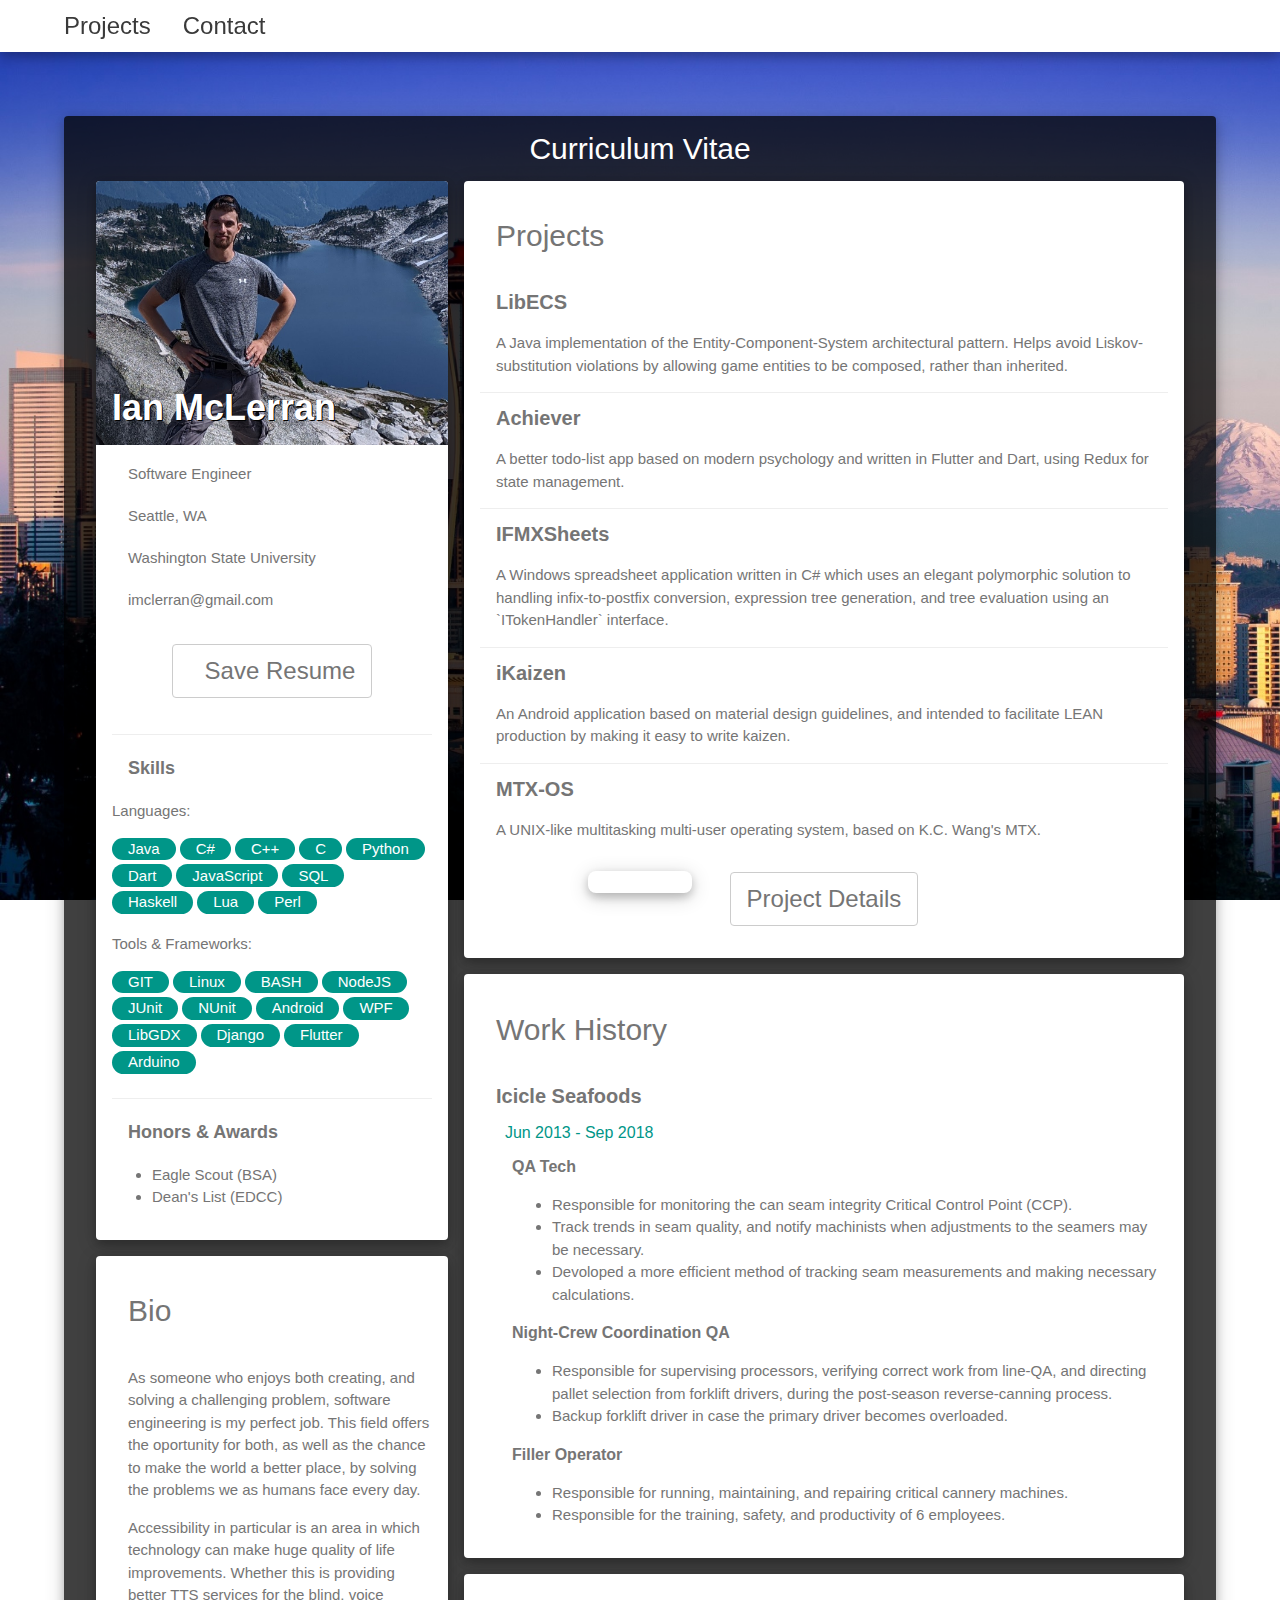
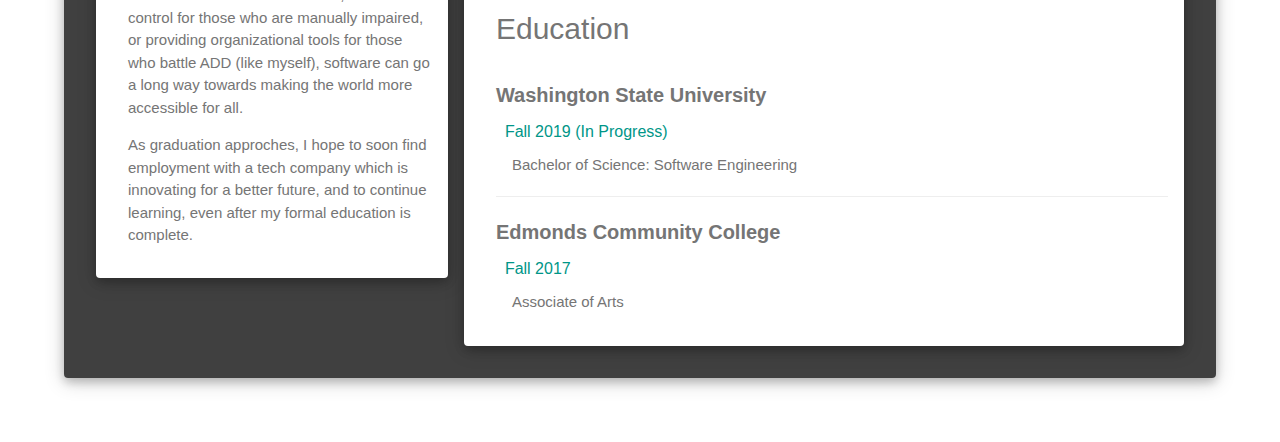
<file: index.html>
<!DOCTYPE html>
<html style="height:100%">
<title>Ian McLerran</title>
<meta name="viewport" content="width=device-width, initial-scale=1">
<link rel="stylesheet" href="style/app.css">
<link rel="stylesheet" href="https://www.w3schools.com/w3css/4/w3.css">
<link rel="stylesheet" href="https://use.fontawesome.com/releases/v5.7.2/css/all.css"
    integrity="sha384-fnmOCqbTlWIlj8LyTjo7mOUStjsKC4pOpQbqyi7RrhN7udi9RwhKkMHpvLbHG9Sr" crossorigin="anonymous">
<script src="https://ajax.aspnetcdn.com/ajax/jQuery/jquery-3.5.0.min.js"></script>
<script src="scripts/app.js"></script>

<body style="height:100%">

    <div id="navbar" class="w3-top w3-container w3-white w3-card-4 w3-xlarge w3-text-dark-grey nav-light">
        <div class="w3-bar w3-center">
            <a href="index.html" class="w3-bar-item w3-button w3-hover-teal">
                <i class="fas fa-home"></i>
            </a>
            <a href="projects.html" class="w3-bar-item w3-button w3-hover-teal">Projects</a>
            <a href="contact.html" class="w3-bar-item w3-button w3-hover-teal">Contact</a>
            <!-- <a class="w3-bar-item w3-button w3-hover-teal w3-right" onclick="darkToggle()"><i class="fas fa-adjust"></i></a> -->
        </div>
    </div>

    <div class="bgimg-1 w3-padding-64">

        <div class="w3-container w3-pannel w3-card-4 w3-round content-body navbar-offset"
            style="width:90%; padding-bottom:16px;">
            <header class="w3-center">
                <h2>Curriculum Vitae</h2>
            </header>
            <div class="w3-row-padding">

                <div class="w3-col m6 l4">
                    <div class="w3-card-4 w3-white w3-round card dash-card" style="padding-bottom:16px;">
                        <div class="w3-display-container">
                            <img src="assets/new_profile-4-3.jpg" class="card-header" style="width:100%" alt="Avatar">
                            <div class="w3-display-bottomleft w3-container w3-text-white text-shadow \">
                                <h2 class="w3-xxlarge" style="color: white!important;"><b>Ian McLerran</b></h2>
                            </div>
                        </div>
                        <div class="w3-container w3-text-grey ">
                            <p>
                                <i class="fa fa-briefcase fa-fw w3-margin-right w3-large w3-text-teal"></i>
                                Software Engineer
                            </p>
                            <p>
                                <i class="fa fa-home fa-fw w3-margin-right w3-large w3-text-teal"></i>
                                Seattle, WA
                            </p>
                            <p>
                                <i class="fa fa-graduation-cap fa-fw w3-margin-right w3-large w3-text-teal"></i>
                                Washington State University
                            </p>
                            <p>
                                <i class="fa fa-envelope fa-fw w3-margin-right w3-large w3-text-teal"></i>

                                <script type="text/javascript">
                                    user = "imclerran";
                                    domain = "gmail.com";
                                    document.write(
                                        '<a href=\"mailto:' + user + '@' + domain
                                        + '\" style=\"text-decoration:none\">'
                                        + user + '&#64;' + domain + '</a>');
                                </script>
                            </p>
                            <div class="w3-center w3-padding-16 w3-hide-medium">
                                <a href="https://www.dropbox.com/s/ylg918qc67kuype/Resume.pdf?dl=1"
                                    class="w3-button w3-round w3-border w3-hover-teal w3-xlarge">
                                    <i class="fas fa-file-pdf w3-margin-right"></i>Save Resume
                                </a>
                            </div>
                            <div class="w3-center w3-padding-16 w3-hide-large w3-hide-small">
                                <a href="https://www.dropbox.com/s/ylg918qc67kuype/Resume.pdf?dl=1"
                                    class="w3-button w3-round w3-border w3-hover-teal w3-xlarge">
                                    <i class="fas fa-file-pdf w3-margin-right"></i>Resume
                                </a>
                            </div>
                            <hr>
                            <p class="w3-large">
                                <b><i class="fa fa-code fa-fw w3-margin-right w3-text-teal"></i>Skills</b>
                            </p>
                            <p>Languages:</p>
                            <script type="text/javascript">
                                langs = ["Java", "C#", "C++", "C", "Python", "Dart", "JavaScript", "SQL", "Haskell", "Lua", "Perl"];
                                langs.forEach(lang => {
                                    document.write(
                                        '<div class="w3-container w3-round-xlarge w3-center w3-teal chip">'
                                        + lang + '</div>'
                                    );
                                });
                            </script>
                            <p>
                                Tools & Frameworks:
                            </p>
                            <script type="text/javascript">
                                tools = ["GIT", "Linux", "BASH", "NodeJS",  "JUnit", "NUnit", "Android", "WPF", "LibGDX", "Django", "Flutter", "Arduino"];
                                tools.forEach(tool => {
                                    document.write(
                                        '<div class="w3-container w3-round-xlarge w3-center w3-teal chip">'
                                        + tool + '</div>'
                                    );
                                });
                            </script>
                            <hr>
                            <p class="w3-large">
                                <b><i class="fa fa-award fa-fw w3-margin-right w3-text-teal"></i>Honors & Awards</b>
                            </p>
                            <ul>
                                <li>Eagle Scout (BSA)</li>
                                <li>Dean's List (EDCC)</li>
                            </ul>
                        </div>
                    </div>

                    <div class="w3-card-4 w3-white w3-round card w3-hide-small dash-card" style="padding-bottom:16px;">
                        <div class="w3-container w3-text-grey">
                            <h2 class="w3-padding-16">
                                <i class="fa fa-user fa-fw w3-margin-right w3-xxlarge w3-text-teal"></i>
                                Bio
                            </h2>
                            <div class="w3-margin-left">
                                <p>
                                    As someone who enjoys both creating, and solving a challenging problem,
                                    software engineering is my perfect job. This field offers the oportunity
                                    for both, as well as the chance to make the world a better place,
                                    by solving the problems we as humans face every day.
                                </p>
                                <p>
                                    Accessibility in particular is an area in which technology can make
                                    huge quality of life improvements. Whether this is providing better TTS
                                    services for the blind, voice control for those who are manually impaired,
                                    or providing organizational tools for those who battle ADD (like myself),
                                    software can go a long way towards making the world more accessible for all.
                                </p>
                                <p>
                                    As graduation approches, I hope to soon find employment with a tech company
                                    which is innovating for a better future, and to continue learning, even
                                    after my formal education is complete.
                                </p>
                            </div>
                        </div>
                    </div>

                </div>
                <div class="w3-col m6 l8 dash-col">

                    <div class="w3-card-4 w3-white w3-round w3-text-grey card dash-card" style="padding-bottom:16px;">
                        <div class="w3-container">
                            <h2 class="w3-padding-16">
                                <i class="fa fa-archive fa-fw w3-margin-right w3-xxlarge w3-text-teal"></i>
                                Projects
                            </h2>
                            <div class="w3-margin-left">
                                <h4 style="font-weight:bold">
                                    LibECS
                                </h4>
                                <p>
                                    A Java implementation of the Entity-Component-System architectural pattern. Helps
                                    avoid Liskov-substitution violations by allowing game entities to be composed,
                                    rather than inherited.
                                </p>

                            </div>
                            <hr style="margin:0">
                            <div class="w3-margin-left">
                                <h4 style="font-weight:bold">
                                    Achiever
                                </h4>
                                <p>
                                    A better todo-list app based on modern psychology and written in Flutter and Dart,
                                    using Redux for state management.
                                </p>
                            </div>
                            <hr style="margin:0">
                            <div class="w3-margin-left">
                                <h4 style="font-weight:bold">
                                    IFMXSheets
                                </h4>
                                <p>
                                    A Windows spreadsheet application written in C# which uses an elegant polymorphic
                                    solution to handling infix-to-postfix conversion, expression tree generation,
                                    and tree evaluation using an `ITokenHandler` interface.
                                </p>
                            </div>
                            <hr style="margin:0">
                            <div class="w3-margin-left">
                                <h4 style="font-weight:bold">
                                    iKaizen
                                </h4>
                                <p>
                                    An Android application based on material design guidelines, and intended to facilitate
                                    LEAN production by making it easy to write kaizen.
                                </p>
                            </div>
                            <hr style="margin:0">
                            <div class="w3-margin-left">
                                <h4 style="font-weight:bold">
                                    MTX-OS
                                </h4>
                                <p>
                                    A UNIX-like multitasking multi-user operating system, based on K.C. Wang's MTX.
                                </p>
                            </div>

                        </div>
                        <div class="w3-center w3-padding-16" style="">
                            <a href="projects.html" class="w3-button w3-round w3-border w3-hover-teal w3-xlarge">
                                Project Details
                            </a>
                        </div>
                    </div>

                    <div class="w3-card-4 w3-white w3-round card dash-card" style="padding-bottom:16px;">
                        <div class="w3-container w3-text-grey">
                            <h2 class="w3-padding-16">
                                <i class="fa fa-briefcase fa-fw w3-margin-right w3-xxlarge w3-text-teal"></i>
                                Work History
                            </h2>
                            <div class="w3-margin-left">
                                <h4 style="font-weight:bold">
                                    Icicle Seafoods
                                </h4>
                                <h6 class="w3-text-teal">
                                    <i class="fa fa-calendar-alt fa-fw"></i>&nbsp;
                                    Jun 2013 - Sep 2018
                                </h6>
                                <div class="w3-margin-left">
                                    <h6>
                                        <b>QA Tech</b>
                                    </h6>
                                    <ul>
                                        <li>Responsible for monitoring the can seam integrity Critical Control Point
                                            (CCP).
                                        </li>
                                        <li>Track trends in seam quality, and notify machinists when adjustments to the
                                            seamers may be necessary.
                                        </li>
                                        <li>Devoloped a more efficient method of tracking seam measurements and
                                            making necessary calculations.
                                        </li>
                                    </ul>
                                    <h6>
                                        <b>Night-Crew Coordination QA</b>
                                    </h6>
                                    <ul>
                                        <li>Responsible for supervising processors, verifying correct work from line-QA,
                                            and directing pallet selection from forklift drivers, during the post-season
                                            reverse-canning process.
                                        </li>
                                        <li>Backup forklift driver in case the primary driver becomes overloaded.
                                        </li>
                                    </ul>
                                    <h6>
                                        <b>Filler Operator</b>
                                    </h6>
                                    <ul>
                                        <li>Responsible for running, maintaining, and repairing critical cannery machines.
                                        </li>
                                        <li>Responsible for the training, safety, and productivity of 6 employees.
                                        </li>
                                    </ul>
                                </div>
                            </div>
                        </div>
                    </div>

                    <div class="w3-card-4 w3-white w3-round card dash-card" style="padding-bottom:16px;">
                        <div class="w3-container w3-text-grey" style="padding-bottom:16px;">
                            <h2 class="w3-padding-16">
                                <i class="fa fa-graduation-cap fa-fw w3-margin-right w3-xxlarge w3-text-teal"></i>
                                Education
                            </h2>
                            <div class="w3-margin-left">
                                <h4 style="font-weight:bold">
                                    Washington State University
                                </h4>
                                <h6 class="w3-text-teal">
                                    <i class="fa fa-calendar-alt fa-fw"></i>&nbsp;
                                    Fall 2019 (In Progress)
                                </h6>
                                <div class="w3-margin-left">
                                    Bachelor of Science: Software Engineering
                                </div>
                                <hr>
                                <h4 style="font-weight:bold">
                                    Edmonds Community College
                                </h4>
                                <h6 class="w3-text-teal">
                                    <i class="fa fa-calendar-alt fa-fw"></i>&nbsp;
                                    Fall 2017
                                </h6>
                                <div class="w3-margin-left">
                                    Associate of Arts
                                </div>
                            </div>
                        </div>
                    </div>

                    <div class="w3-card-4 w3-white w3-round card w3-hide-medium w3-hide-large dash-card"
                        style="padding-bottom:16px;">
                        <div class="w3-container w3-text-grey">
                            <h2 class="w3-padding-16">
                                <i class="fa fa-user fa-fw w3-margin-right w3-xxlarge w3-text-teal"></i>
                                Bio
                            </h2>
                            <div class="w3-margin-left">
                                <p>
                                    As someone who enjoys both creating, and solving a challenging problem,
                                    software engineering is my perfect job. This field offers the oportunity
                                    for both, as well as the chance to make the world a better place,
                                    by solving the problems we as humans face every day.
                                </p>
                                <p>
                                    Accessibility in particular is an area in which technology can make
                                    huge quality of life improvements. Whether this is providing better TTS
                                    services for the blind, voice control for those who are manually impaired,
                                    or providing organizational tools for those who battle ADD (like myself),
                                    software can go a long way towards making the world more accessible for all.
                                </p>
                                <p>
                                    As graduation approches, I hope to soon find employment with a tech company
                                    which is innovating for a better future, and to continue learning, even
                                    after my formal education is complete.
                                </p>
                            </div>
                        </div>
                    </div>

                </div>
            </div>
        </div>

        <footer class="w3-container  w3-bottom w3-center">
            <div class="w3-bar w3-white w3-card-4 pill-left-end pill-right-end w3-text-dark-grey nav-light">
                <a href="https://github.com/imclerran" target="_blank" class="w3-button w3-hover-teal pill-left-end"
                    style="text-decoration:none">
                    <i class="fab fa-github w3-xlarge"></i>
                </a>

                <a href="https://www.linkedin.com/in/imclerran" target="_blank" class="w3-button w3-hover-teal"
                    style="text-decoration:none">
                    <i class="fab fa-linkedin w3-xlarge"></i>
                </a>
                <a href="https://twitter.com/imclerran" target="_blank" class="w3-button w3-hover-teal pill-right-end"
                    style="text-decoration:none">
                    <i class="fab fa-twitter w3-xlarge"></i>
                </a>
            </div>
        </footer>

</body>

</html>
</file>
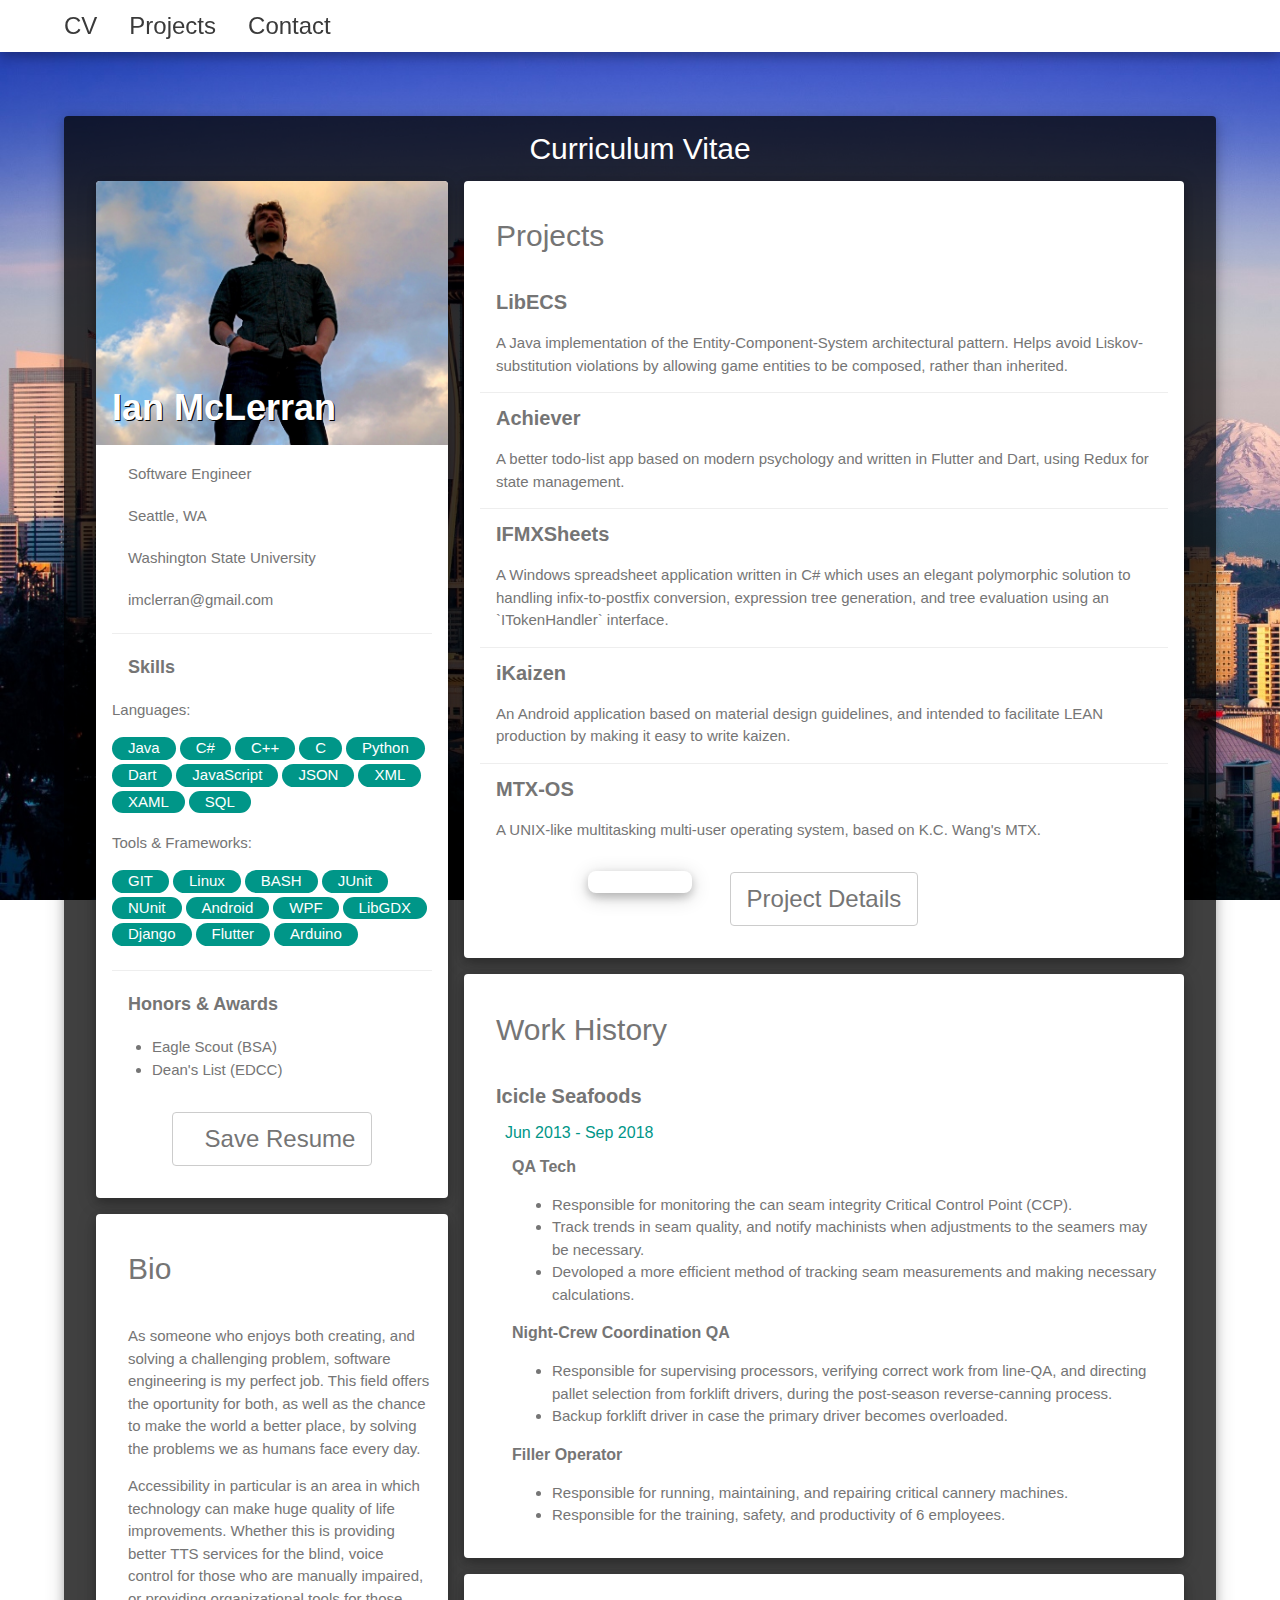
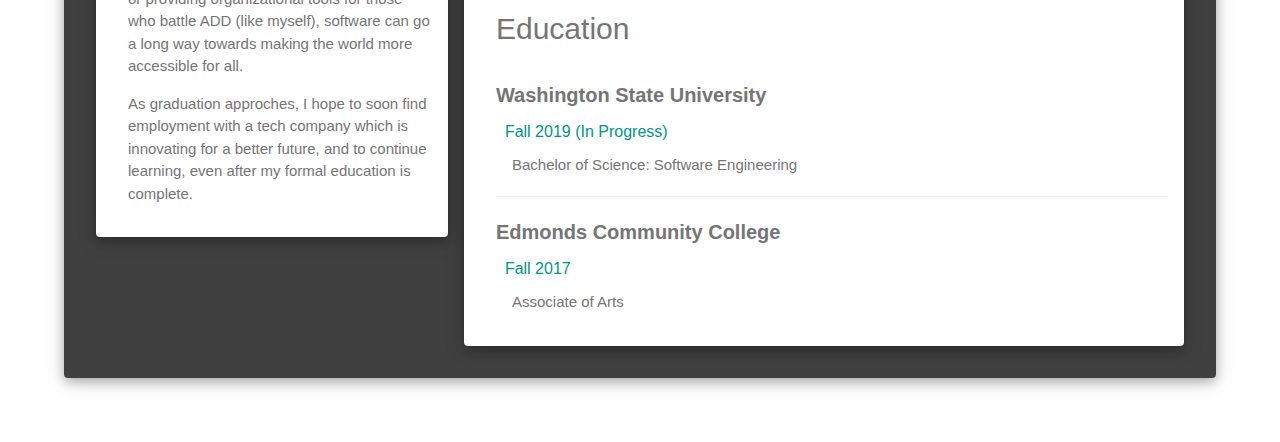
<file: about.html>
<!DOCTYPE html>
<html style="height:100%">
<title>Ian McLerran</title>
<meta name="viewport" content="width=device-width, initial-scale=1">
<link rel="stylesheet" href="style/app.css">
<link rel="stylesheet" href="https://www.w3schools.com/w3css/4/w3.css">
<link rel="stylesheet" href="https://use.fontawesome.com/releases/v5.7.2/css/all.css"
    integrity="sha384-fnmOCqbTlWIlj8LyTjo7mOUStjsKC4pOpQbqyi7RrhN7udi9RwhKkMHpvLbHG9Sr" crossorigin="anonymous">

<body style="height:100%">

    <div id="navbar" class="w3-top w3-container w3-white w3-card-4 w3-xlarge w3-text-dark-grey">
        <div class="w3-bar w3-center">
            <a href="index.html" class="w3-bar-item w3-button w3-hover-teal">
                <i class="fas fa-home"></i>
            </a>
            <a href="about.html" class="w3-bar-item w3-button w3-hover-teal">CV</a>
            <a href="projects.html" class="w3-bar-item w3-button w3-hover-teal">Projects</a>
            <a href="contact.html" class="w3-bar-item w3-button w3-hover-teal">Contact</a>
        </div>
    </div>

    <div class="bgimg-1 w3-padding-64">

        <div class="w3-container w3-pannel w3-card-4 w3-round content-body navbar-offset"
            style="width:90%; padding-bottom:16px;">
            <header class="w3-center">
                <h2>Curriculum Vitae</h2>
            </header>
            <div class="w3-row-padding">

                <div class="w3-col m6 l4">
                    <div class="w3-card-4 w3-white w3-round card" style="padding-bottom:16px;">
                        <div class="w3-display-container">
                            <img src="assets/profile-4-3.jpg" class="card-header" style="width:100%" alt="Avatar">
                            <div class="w3-display-bottomleft w3-container w3-text-white text-shadow \">
                                <h2 class="w3-xxlarge"><b>Ian McLerran</b></h2>
                            </div>
                        </div>
                        <div class="w3-container w3-text-grey ">
                            <p>
                                <i class="fa fa-briefcase fa-fw w3-margin-right w3-large w3-text-teal"></i>
                                Software Engineer
                            </p>
                            <p>
                                <i class="fa fa-home fa-fw w3-margin-right w3-large w3-text-teal"></i>
                                Seattle, WA
                            </p>
                            <p>
                                <i class="fa fa-graduation-cap fa-fw w3-margin-right w3-large w3-text-teal"></i>
                                Washington State University
                            </p>
                            <p>
                                <i class="fa fa-envelope fa-fw w3-margin-right w3-large w3-text-teal"></i>

                                <script type="text/javascript">
                                    user = "imclerran";
                                    domain = "gmail.com";
                                    document.write(
                                        '<a href=\"mailto:' + user + '@' + domain
                                        + '\" style=\"text-decoration:none\">'
                                        + user + '&#64;' + domain + '</a>');
                                </script>
                            </p>
                            <hr>
                            <p class="w3-large">
                                <b><i class="fa fa-code fa-fw w3-margin-right w3-text-teal"></i>Skills</b>
                            </p>
                            <p>Languages:</p>
                            <script type="text/javascript">
                                langs = ["Java", "C#", "C++", "C", "Python", "Dart", "JavaScript", "JSON", "XML", "XAML", "SQL"];
                                langs.forEach(lang => {
                                    document.write(
                                        '<div class="w3-container w3-round-xlarge w3-center w3-teal chip">'
                                        + lang + '</div>'
                                    );
                                });
                            </script>
                            <p>
                                Tools & Frameworks:
                            </p>
                            <script type="text/javascript">
                                tools = ["GIT", "Linux", "BASH", "JUnit", "NUnit", "Android", "WPF", "LibGDX", "Django", "Flutter", "Arduino"];
                                tools.forEach(tool => {
                                    document.write(
                                        '<div class="w3-container w3-round-xlarge w3-center w3-teal chip">'
                                        + tool + '</div>'
                                    );
                                });
                            </script>
                            <hr>
                            <p class="w3-large">
                                <b><i class="fa fa-award fa-fw w3-margin-right w3-text-teal"></i>Honors & Awards</b>
                            </p>
                            <ul>
                                <li>Eagle Scout (BSA)</li>
                                <li>Dean's List (EDCC)</li>
                            </ul>
                            <div class="w3-center w3-padding-16 w3-hide-medium">
                                <a href="https://www.dropbox.com/s/ylg918qc67kuype/Resume.pdf?dl=1"
                                    class="w3-button w3-round w3-border w3-hover-teal w3-xlarge">
                                    <i class="fas fa-file-pdf w3-margin-right"></i>Save Resume
                                </a>
                            </div>
                            <div class="w3-center w3-padding-16 w3-hide-large w3-hide-small">
                                <a href="https://www.dropbox.com/s/ylg918qc67kuype/Resume.pdf?dl=1"
                                    class="w3-button w3-round w3-border w3-hover-teal w3-xlarge">
                                    <i class="fas fa-file-pdf w3-margin-right"></i>Resume
                                </a>
                            </div>
                        </div>
                    </div>

                    <div class="w3-card-4 w3-white w3-round card w3-hide-small" style="padding-bottom:16px;">
                        <div class="w3-container w3-text-grey">
                            <h2 class="w3-padding-16">
                                <i class="fa fa-user fa-fw w3-margin-right w3-xxlarge w3-text-teal"></i>
                                Bio
                            </h2>
                            <div class="w3-margin-left">
                                <p>
                                    As someone who enjoys both creating, and solving a challenging problem,
                                    software engineering is my perfect job. This field offers the oportunity
                                    for both, as well as the chance to make the world a better place,
                                    by solving the problems we as humans face every day.
                                </p>
                                <p>
                                    Accessibility in particular is an area in which technology can make
                                    huge quality of life improvements. Whether this is providing better TTS
                                    services for the blind, voice control for those who are manually impaired,
                                    or providing organizational tools for those who battle ADD (like myself),
                                    software can go a long way towards making the world more accessible for all.
                                </p>
                                <p>
                                    As graduation approches, I hope to soon find employment with a tech company
                                    which is innovating for a better future, and to continue learning, even
                                    after my formal education is complete.
                                </p>
                            </div>
                        </div>
                    </div>

                </div>
                <div class="w3-col m6 l8">

                    <div class="w3-card-4 w3-white w3-round w3-text-grey card" style="padding-bottom:16px;">
                        <div class="w3-container">
                            <h2 class="w3-padding-16">
                                <i class="fa fa-archive fa-fw w3-margin-right w3-xxlarge w3-text-teal"></i>
                                Projects
                            </h2>
                            <div class="w3-margin-left">
                                <h4 style="font-weight:bold">
                                    LibECS
                                </h4>
                                <p>
                                    A Java implementation of the Entity-Component-System architectural pattern. Helps
                                    avoid Liskov-substitution violations by allowing game entities to be composed,
                                    rather than inherited.
                                </p>

                            </div>
                            <hr style="margin:0">
                            <div class="w3-margin-left">
                                <h4 style="font-weight:bold">
                                    Achiever
                                </h4>
                                <p>
                                    A better todo-list app based on modern psychology and written in Flutter and Dart,
                                    using Redux for state management.
                                </p>
                            </div>
                            <hr style="margin:0">
                            <div class="w3-margin-left">
                                <h4 style="font-weight:bold">
                                    IFMXSheets
                                </h4>
                                <p>
                                    A Windows spreadsheet application written in C# which uses an elegant polymorphic
                                    solution to handling infix-to-postfix conversion, expression tree generation,
                                    and tree evaluation using an `ITokenHandler` interface.
                                </p>
                            </div>
                            <hr style="margin:0">
                            <div class="w3-margin-left">
                                <h4 style="font-weight:bold">
                                    iKaizen
                                </h4>
                                <p>
                                    An Android application based on material design guidelines, and intended to facilitate
                                    LEAN production by making it easy to write kaizen.
                                </p>
                            </div>
                            <hr style="margin:0">
                            <div class="w3-margin-left">
                                <h4 style="font-weight:bold">
                                    MTX-OS
                                </h4>
                                <p>
                                    A UNIX-like multitasking multi-user operating system, based on K.C. Wang's MTX.
                                </p>
                            </div>

                        </div>
                        <div class="w3-center w3-padding-16" style="">
                            <a href="projects.html" class="w3-button w3-round w3-border w3-hover-teal w3-xlarge">
                                Project Details
                            </a>
                        </div>
                    </div>

                    <div class="w3-card-4 w3-white w3-round card" style="padding-bottom:16px;">
                        <div class="w3-container w3-text-grey">
                            <h2 class="w3-padding-16">
                                <i class="fa fa-briefcase fa-fw w3-margin-right w3-xxlarge w3-text-teal"></i>
                                Work History
                            </h2>
                            <div class="w3-margin-left">
                                <h4 style="font-weight:bold">
                                    Icicle Seafoods
                                </h4>
                                <h6 class="w3-text-teal">
                                    <i class="fa fa-calendar-alt fa-fw"></i>&nbsp;
                                    Jun 2013 - Sep 2018
                                </h6>
                                <div class="w3-margin-left">
                                    <h6>
                                        <b>QA Tech</b>
                                    </h6>
                                    <ul>
                                        <li>Responsible for monitoring the can seam integrity Critical Control Point
                                            (CCP).
                                        </li>
                                        <li>Track trends in seam quality, and notify machinists when adjustments to the
                                            seamers may be necessary.
                                        </li>
                                        <li>Devoloped a more efficient method of tracking seam measurements and
                                            making necessary calculations.
                                        </li>
                                    </ul>
                                    <h6>
                                        <b>Night-Crew Coordination QA</b>
                                    </h6>
                                    <ul>
                                        <li>Responsible for supervising processors, verifying correct work from line-QA,
                                            and directing pallet selection from forklift drivers, during the post-season
                                            reverse-canning process.
                                        </li>
                                        <li>Backup forklift driver in case the primary driver becomes overloaded.
                                        </li>
                                    </ul>
                                    <h6>
                                        <b>Filler Operator</b>
                                    </h6>
                                    <ul>
                                        <li>Responsible for running, maintaining, and repairing critical cannery machines.
                                        </li>
                                        <li>Responsible for the training, safety, and productivity of 6 employees.
                                        </li>
                                    </ul>
                                </div>
                            </div>
                        </div>
                    </div>

                    <div class="w3-card-4 w3-white w3-round card" style="padding-bottom:16px;">
                        <div class="w3-container w3-text-grey" style="padding-bottom:16px;">
                            <h2 class="w3-padding-16">
                                <i class="fa fa-graduation-cap fa-fw w3-margin-right w3-xxlarge w3-text-teal"></i>
                                Education
                            </h2>
                            <div class="w3-margin-left">
                                <h4 style="font-weight:bold">
                                    Washington State University
                                </h4>
                                <h6 class="w3-text-teal">
                                    <i class="fa fa-calendar-alt fa-fw"></i>&nbsp;
                                    Fall 2019 (In Progress)
                                </h6>
                                <div class="w3-margin-left">
                                    Bachelor of Science: Software Engineering
                                </div>
                                <hr>
                                <h4 style="font-weight:bold">
                                    Edmonds Community College
                                </h4>
                                <h6 class="w3-text-teal">
                                    <i class="fa fa-calendar-alt fa-fw"></i>&nbsp;
                                    Fall 2017
                                </h6>
                                <div class="w3-margin-left">
                                    Associate of Arts
                                </div>
                            </div>
                        </div>
                    </div>

                    <div class="w3-card-4 w3-white w3-round card w3-hide-medium w3-hide-large"
                        style="padding-bottom:16px;">
                        <div class="w3-container w3-text-grey">
                            <h2 class="w3-padding-16">
                                <i class="fa fa-user fa-fw w3-margin-right w3-xxlarge w3-text-teal"></i>
                                Bio
                            </h2>
                            <div class="w3-margin-left">
                                <p>
                                    As someone who enjoys both creating, and solving a challenging problem,
                                    software engineering is my perfect job. This field offers the oportunity
                                    for both, as well as the chance to make the world a better place,
                                    by solving the problems we as humans face every day.
                                </p>
                                <p>
                                    Accessibility in particular is an area in which technology can make
                                    huge quality of life improvements. Whether this is providing better TTS
                                    services for the blind, voice control for those who are manually impaired,
                                    or providing organizational tools for those who battle ADD (like myself),
                                    software can go a long way towards making the world more accessible for all.
                                </p>
                                <p>
                                    As graduation approches, I hope to soon find employment with a tech company
                                    which is innovating for a better future, and to continue learning, even
                                    after my formal education is complete.
                                </p>
                            </div>
                        </div>
                    </div>

                </div>
            </div>
        </div>

        <footer class="w3-container  w3-bottom w3-center">
            <div class="w3-bar w3-white w3-card-4 pill-left-end pill-right-end w3-text-dark-grey">
                <a href="https://github.com/imclerran" target="_blank" class="w3-button w3-hover-teal pill-left-end"
                    style="text-decoration:none">
                    <i class="fab fa-github w3-xlarge"></i>
                </a>

                <a href="https://www.linkedin.com/in/imclerran" target="_blank" class="w3-button w3-hover-teal"
                    style="text-decoration:none">
                    <i class="fab fa-linkedin w3-xlarge"></i>
                </a>
                <a href="https://twitter.com/imclerran" target="_blank" class="w3-button w3-hover-teal pill-right-end"
                    style="text-decoration:none">
                    <i class="fab fa-twitter w3-xlarge"></i>
                </a>
            </div>
        </footer>

</body>

</html>
</file>
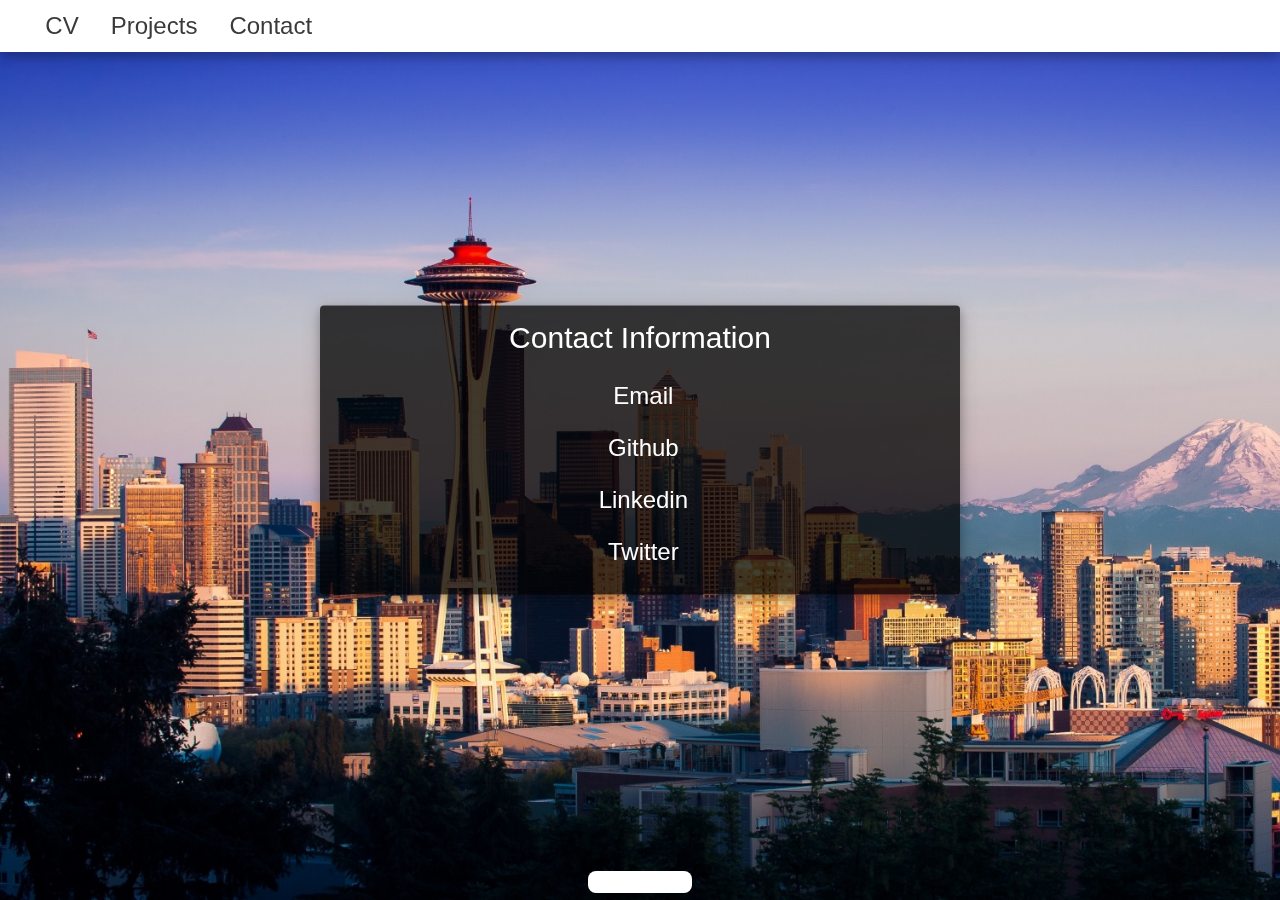
<file: contact.html>
<!DOCTYPE html>
<html style="height:100%">
<title>Ian McLerran</title>
<meta name="viewport" content="width=device-width, initial-scale=1">
<link rel="stylesheet" href="style/app.css">
<link rel="stylesheet" href="https://www.w3schools.com/w3css/4/w3.css">
<link rel="stylesheet" href="https://use.fontawesome.com/releases/v5.7.2/css/all.css"
    integrity="sha384-fnmOCqbTlWIlj8LyTjo7mOUStjsKC4pOpQbqyi7RrhN7udi9RwhKkMHpvLbHG9Sr" crossorigin="anonymous">

<body style="height:100%">

    <div id="navbar" class="w3-top w3-container w3-white w3-card-4 w3-xlarge w3-text-dark-grey">
        <div class="w3-bar w3-center">
            <a href="index.html" class="w3-bar-item w3-button w3-hover-teal">
                <i class="fas fa-home"></i>&nbsp;&nbsp;CV
            </a>
            <a href="projects.html" class="w3-bar-item w3-button w3-hover-teal">Projects</a>
            <a href="contact.html" class="w3-bar-item w3-button w3-hover-teal">Contact</a>
        </div>
    </div>

    <div class="bgimg-1 w3-row">

            <div class="w3-col s11 m8 l6 w3-container w3-pannel w3-card-4 w3-round center-div content-body fixed-div"
                style="padding-bottom:16px">
                <header class="w3-center">
                    <h2>Contact Information</h2>
                </header>
                <div class="w3-center">
                    <ul class="w3-ul">
                        <script type="text/javascript">
                            user = "imclerran";
                            domain = "gmail.com";
                            document.write(
                                '<a href=\"mailto:' + user + '@' + domain
                                + '\" style=\"text-decoration:none\" id=\"mail-link\"></a>');
                            document.getElementById("mail-link").innerHTML =
                                '<li class=\"w3-xlarge w3-hoverable w3-hover-white w3-round\" id=\"mail-li\">'
                            document.getElementById("mail-li").innerHTML =
                                '<i class=\"fa fa-envelope fa-fw\" id=\"mail-icon\"></i>&nbsp;Email';
                        </script>
                        <a href="https://github.com/imclerran" target="_blank" style="text-decoration:none">
                            <li class="w3-xlarge w3-hoverable w3-hover-white w3-round">
                                <i class="fab fa-github"></i>&nbsp;Github
                            </li>
                        </a>
                        <a href="https://wwww.linkedin.com/in/imclerran" target="_blank" style="text-decoration:none">
                            <li class="w3-xlarge w3-hoverable w3-hover-white w3-round">
                                <i class="fab fa-linkedin w3-xlarge"></i>&nbsp;Linkedin
                            </li>
                        </a>
                        <a href="https://twitter.com/imclerran" target="_blank" style="text-decoration:none">
                            <li class="w3-xlarge w3-hoverable w3-hover-white w3-round">
                                <i class="fab fa-twitter w3-xlarge"></i>&nbsp;Twitter
                            </li>
                        </a>
                    </ul>
                </div>
            </div>


    </div>

    <footer class="w3-container  w3-bottom w3-center">
        <div class="w3-bar w3-white w3-card-4 pill-left-end pill-right-end w3-text-dark-grey">
            <a href="https://github.com/imclerran" target="_blank" class="w3-button w3-hover-teal pill-left-end"
                style="text-decoration:none">
                <i class="fab fa-github w3-xlarge"></i>
            </a>

            <a href="https://www.linkedin.com/in/imclerran" target="_blank" class="w3-button w3-hover-teal"
                style="text-decoration:none">
                <i class="fab fa-linkedin w3-xlarge"></i>
            </a>
            <a href="https://twitter.com/imclerran" target="_blank" class="w3-button w3-hover-teal pill-right-end"
                style="text-decoration:none">
                <i class="fab fa-twitter w3-xlarge"></i>
            </a>
        </div>
    </footer>

</body>

</html>
</file>
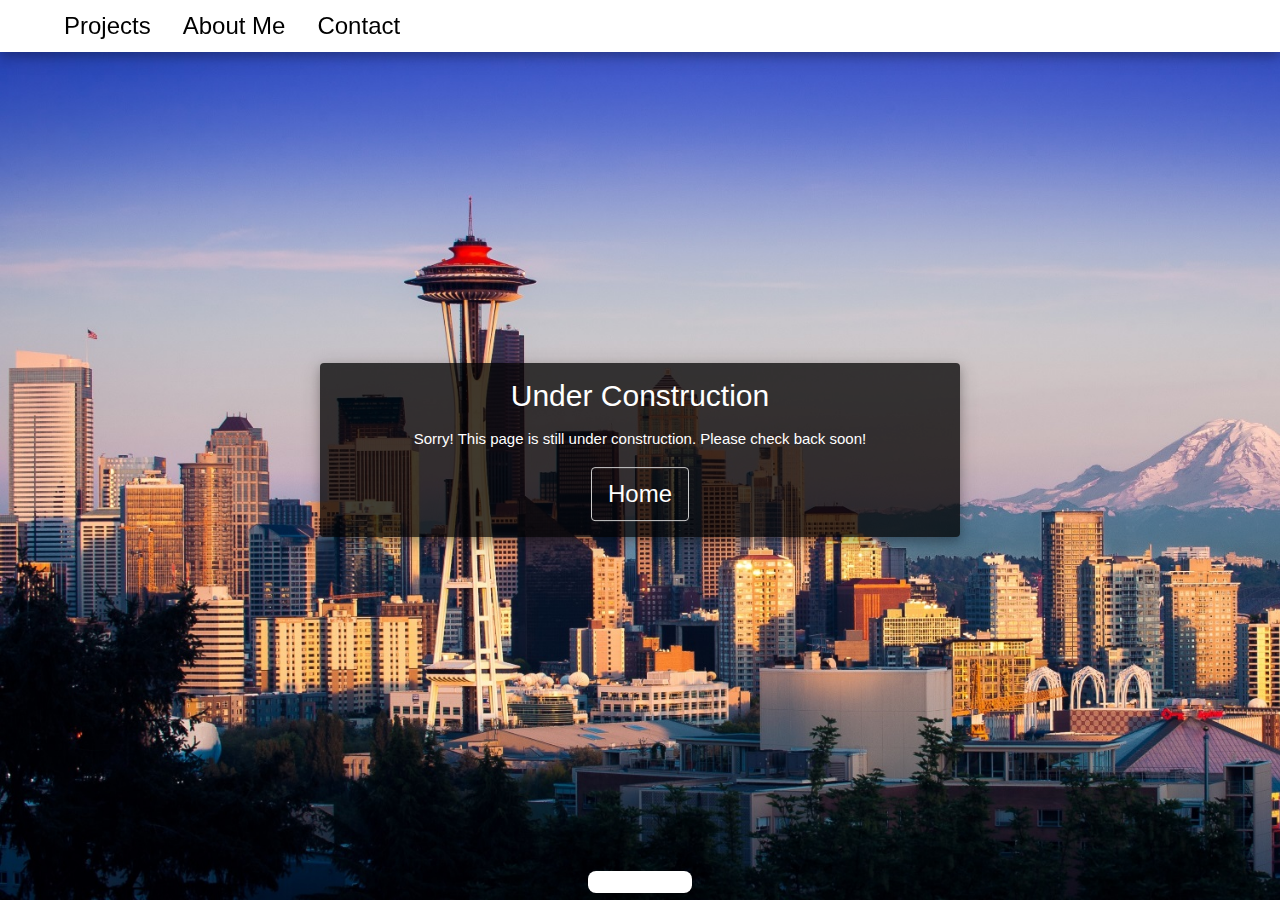
<file: under-construction.html>
<!DOCTYPE html>
<html style="height:100%">
<title>IFMDev :: Ian McLerran</title>
<meta name="viewport" content="width=device-width, initial-scale=1">
<link rel="stylesheet" href="style/app.css">
<link rel="stylesheet" href="https://www.w3schools.com/w3css/4/w3.css">
<link rel="stylesheet" href="https://use.fontawesome.com/releases/v5.7.2/css/all.css"
    integrity="sha384-fnmOCqbTlWIlj8LyTjo7mOUStjsKC4pOpQbqyi7RrhN7udi9RwhKkMHpvLbHG9Sr" crossorigin="anonymous">

<body style="height:100%">

    <div id="navbar" class="w3-top w3-container w3-white w3-card-4 w3-xlarge">
        <div class="w3-bar w3-center">
            <a href="index.html" class="w3-bar-item w3-button w3-hover-teal">
                <i class="fas fa-home"></i>
            </a>
            <a href="projects.html" class="w3-bar-item w3-button w3-hover-teal">Projects</a>
            <a href="about.html" class="w3-bar-item w3-button w3-hover-teal">About Me</a>
            <a href="contact.html" class="w3-bar-item w3-button w3-hover-teal">Contact</a>
        </div>
    </div>

    <div class="bgimg-1">

        <div class="w3-container w3-pannel w3-card-4 w3-round center-div content-body" style="width:50%">
            <header class="w3-center">
                <h2>Under Construction</h2>
            </header>
            <div class="w3-center">
                Sorry! This page is still under construction. Please check back soon!
            </div>
            <div class="w3-center w3-padding-16">
                <a href="index.html" class="w3-button w3-round w3-border w3-hover-white w3-xlarge">
                    Home
                </a>
            </div>
        </div>

    </div>

    <footer class="w3-container  w3-bottom w3-center">
        <div class="w3-bar w3-white w3-card-4 pill-left-end pill-right-end">
            <a href="https://github.com/imclerran" target="_blank" class="w3-button w3-hover-teal pill-left-end"
                style="text-decoration:none">
                <i class="fab fa-github w3-xlarge"></i>
            </a>

            <a href="https://www.linkedin.com/in/imclerran/" target="_blank" class="w3-button w3-hover-teal"
                style="text-decoration:none">
                <i class="fab fa-linkedin w3-xlarge"></i>
            </a>
            <a href="https://twitter.com/imclerran" target="_blank" class="w3-button w3-hover-teal pill-right-end"
                style="text-decoration:none">
                <i class="fab fa-twitter w3-xlarge"></i>
            </a>
        </div>
    </footer>

</body>

</html>
</file>
<file: style/app.css>
.bgimg-1 {
    background-position: left center;
    background-attachment: fixed;
    background-size: cover;
    background-image: url("../assets/cover-2048.jpg");
    min-height: 100vh;
}

.center-div {
    position: absolute;
    margin: auto;
    /* top: 0; */
    right: 0;
    /* bottom: 0; */
    left: 0;
    height: fit-content;
    height: -moz-fit-content;
    top: 50%; left: 50%;
    transform: translate(-50%,-50%);
}

.content-body {
    background-color:rgba(0,0,0,0.75);
    /* text-shadow: 1px 1px #000000; */
    color: white;
    margin-left:auto;
    margin-right:auto;
    margin:auto;
}

.navbar-offset {
    margin-top:52px;
}

.fixed-div {
    position: fixed;
}

.card-header {
    border-radius: 4px 4px 0px 0px;
    background-color: #f1f1f1!important;
}

.card-footer {
    border-radius: 0px 0px 4px 4px;
    background-color: #f1f1f1!important;
}

.accent-color-background {
    background-color: #ffcc66;
}

.accent-color-foreground {
    color: #ffcc66;
}

.pill-left-end {
    border-top-left-radius: 8px;
    border-bottom-left-radius: 8px;
}

.pill-right-end {
    border-top-right-radius: 8px;
    border-bottom-right-radius: 8px;
}

.text-shadow {
    text-shadow: 1px 1px black;
}

.chip {
    display: inline-block;
    margin-right: 4px;
    margin-bottom: 4px;
}

.card {
    margin-bottom:16px;
    border-radius:4px;
}
</file>
